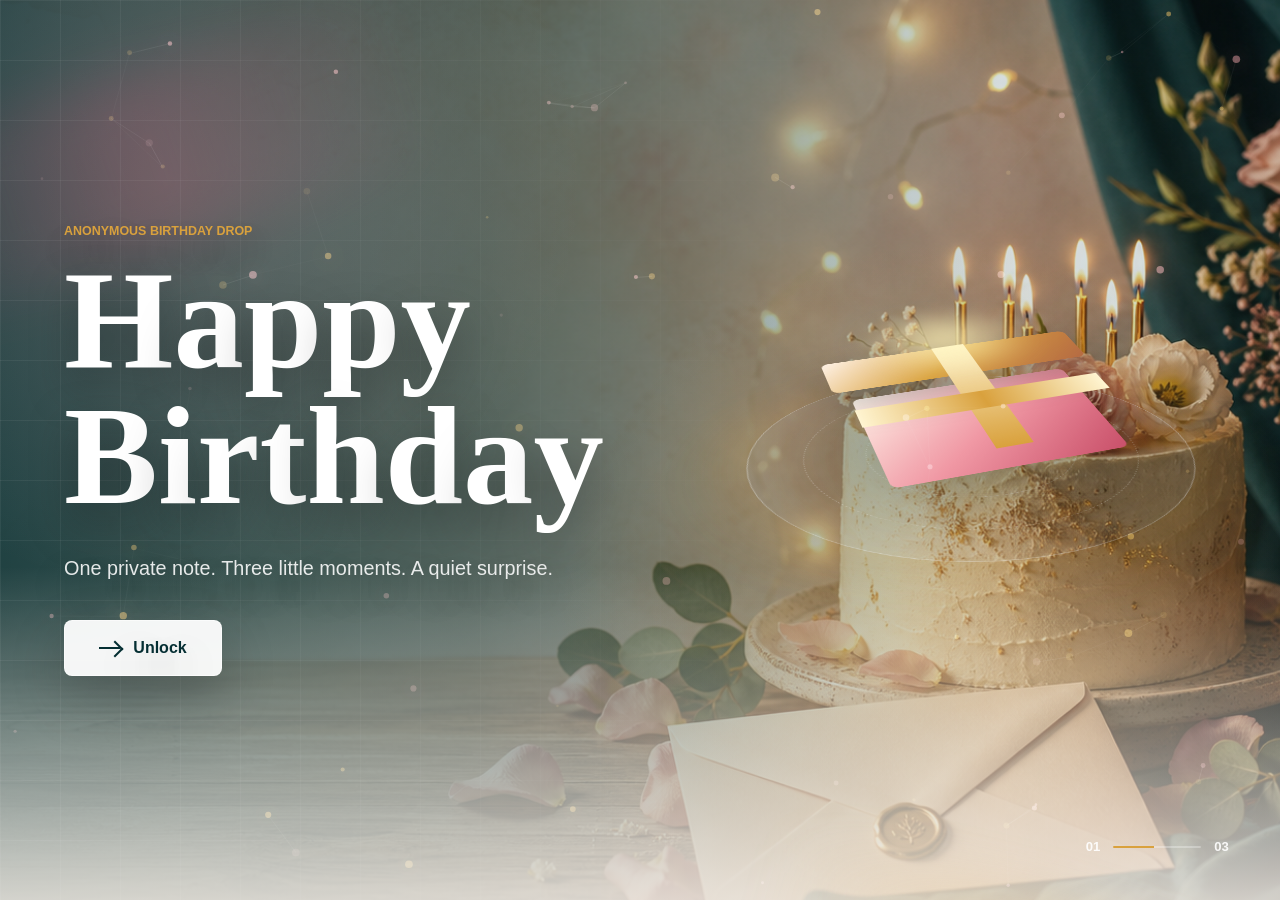
<file: index.html>
<!DOCTYPE html>
<html lang="en">
  <head>
    <meta charset="UTF-8" />
    <meta name="viewport" content="width=device-width, initial-scale=1.0" />
    <meta
      name="description"
      content="An anonymous birthday note with a private message."
    />
    <title>A Quiet Birthday Note</title>
    <link rel="preload" as="image" href="assets/birthday-note-background.png" />
    <link rel="stylesheet" href="styles.css?v=4" />
    <script defer src="script.js?v=4"></script>
  </head>
  <body class="landing-page">
    <canvas class="particle-canvas" data-particles aria-hidden="true"></canvas>
    <div class="page-transition" aria-hidden="true"></div>
    <div class="cursor-glow" aria-hidden="true"></div>
    <div class="confetti-layer" aria-hidden="true"></div>

    <main class="cinema scene-hero">
      <div class="hero-image" aria-hidden="true"></div>
      <div class="scan-lines" aria-hidden="true"></div>
      <div class="aurora aurora-one" aria-hidden="true"></div>
      <div class="aurora aurora-two" aria-hidden="true"></div>

      <section class="hero-copy" aria-labelledby="hero-title">
        <p class="eyebrow">Anonymous birthday drop</p>
        <h1 id="hero-title" class="kinetic-title">Happy Birthday</h1>
        <p class="hero-line">One private note. Three little moments. A quiet surprise.</p>

        <a class="primary-action magnetic" href="wish.html" data-transition-link>
          <span class="button-icon arrow-icon" aria-hidden="true"></span>
          <span>Unlock</span>
        </a>
      </section>

      <section class="gift-stage tilt-card" aria-label="Birthday surprise">
        <div class="holo-ring" aria-hidden="true"></div>
        <div class="gift-box" aria-hidden="true">
          <span class="gift-lid"></span>
          <span class="gift-body"></span>
          <span class="gift-ribbon-v"></span>
          <span class="gift-ribbon-h"></span>
          <span class="gift-light"></span>
        </div>
      </section>

      <div class="story-progress" aria-label="Page 1 of 3">
        <span>01</span>
        <span></span>
        <span>03</span>
      </div>
    </main>
  </body>
</html>
</file>
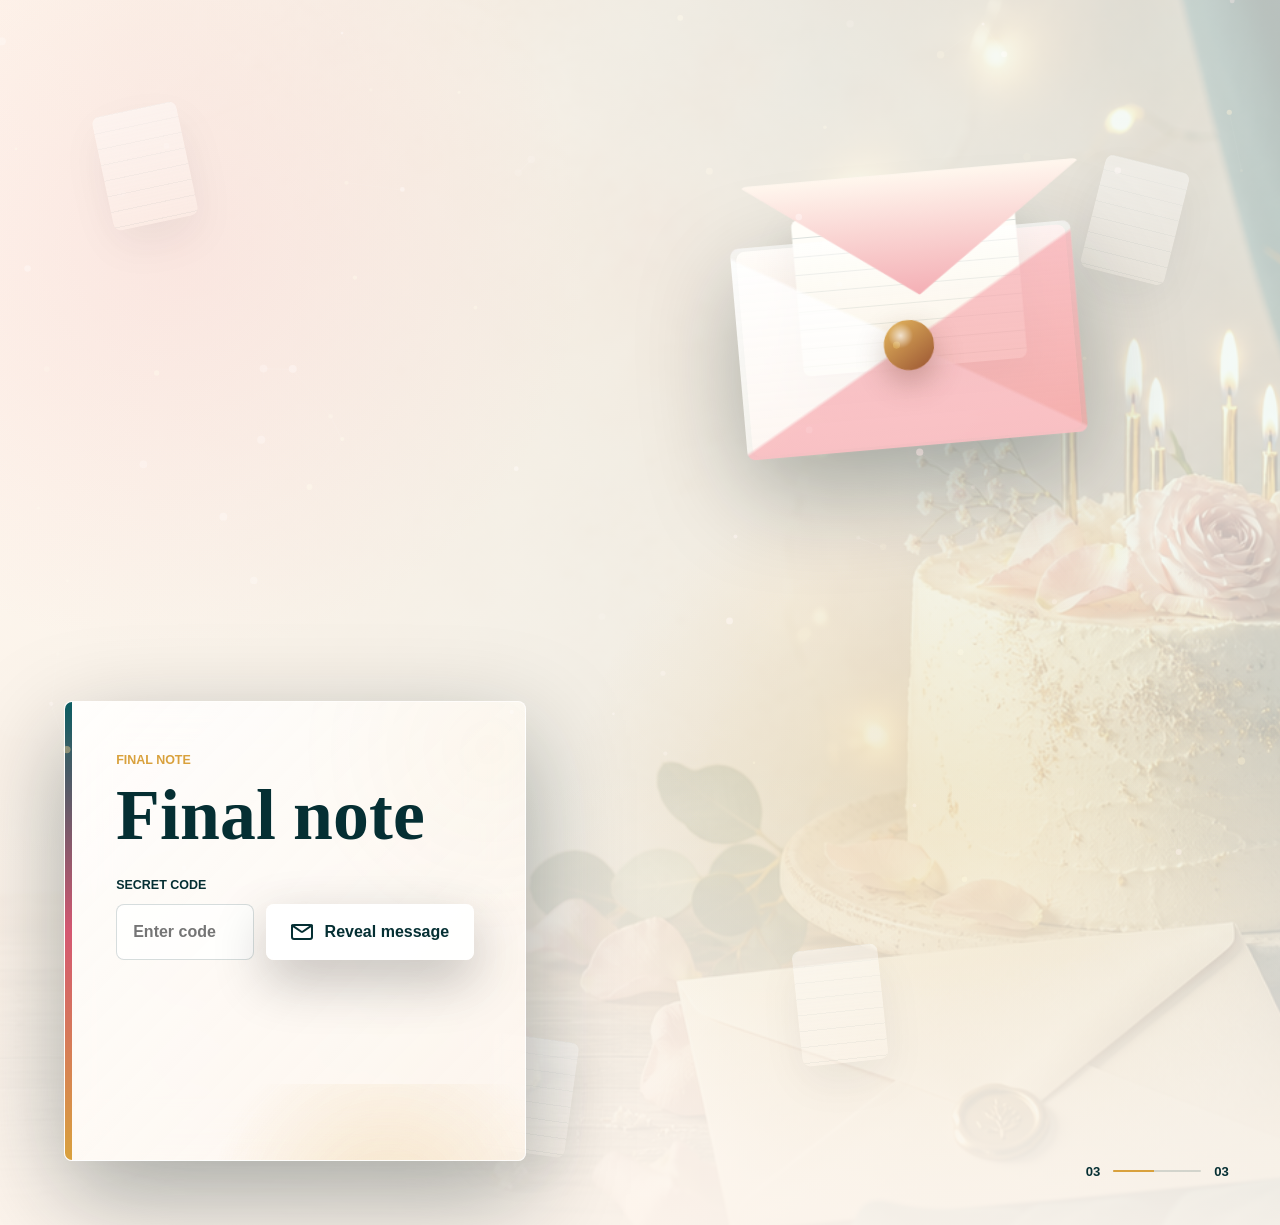
<file: note.html>
<!DOCTYPE html>
<html lang="en">
  <head>
    <meta charset="UTF-8" />
    <meta name="viewport" content="width=device-width, initial-scale=1.0" />
    <meta
      name="description"
      content="An anonymous birthday note with a private message."
    />
    <title>A Quiet Birthday Note</title>
    <link rel="preload" as="image" href="assets/birthday-note-background.png" />
    <link rel="stylesheet" href="styles.css?v=4" />
    <script defer src="script.js?v=4"></script>
  </head>
  <body class="note-page">
    <canvas class="particle-canvas" data-particles aria-hidden="true"></canvas>
    <div class="page-transition" aria-hidden="true"></div>
    <div class="cursor-glow" aria-hidden="true"></div>
    <div class="confetti-layer" aria-hidden="true"></div>

    <main class="cinema note-cinema">
      <div class="note-photo-bg" aria-hidden="true"></div>
      <div class="paper-rain" aria-hidden="true">
        <span></span>
        <span></span>
        <span></span>
        <span></span>
      </div>

      <section class="letter-stage tilt-card" aria-label="Final note">
        <div class="envelope-3d" aria-hidden="true">
          <span class="env-back"></span>
          <span class="env-letter"></span>
          <span class="env-front"></span>
          <span class="env-flap"></span>
          <span class="env-seal"></span>
        </div>
      </section>

      <article class="final-card" data-note-card aria-labelledby="message-title">
        <p class="eyebrow">Final note</p>
        <h1 id="message-title" class="kinetic-title">Final note</h1>
        <form class="code-gate" action="note.html" method="get" data-code-form>
          <label for="secret-code">Secret code</label>
          <div class="code-row">
            <input
              id="secret-code"
              name="secret-code"
              type="password"
              autocomplete="off"
              placeholder="Enter code"
              data-code-input
            />
            <button class="primary-action magnetic note-button" type="submit">
              <span class="button-icon envelope-icon" aria-hidden="true"></span>
              <span>Reveal message</span>
            </button>
          </div>
          <p class="code-feedback" data-code-feedback aria-live="polite"></p>
        </form>
        <div class="message-copy letter-message" data-message-panel>
          <p>Happiest birthday shona- I think phle wala khta to shona darling but ab ke liye  shona hi think h nd thank uhhh sooo much meri life me ane ke liye nd mujhe 10 month tk smbhalne ke liye ye friendship  main kbhi nhi bhul paunga nd apka tolerate level bhot acha h mujhe apne dikhaya ki ek waise insan se acha insan kaise bante h or har choti chije me khushi dena chahye wo koi pal ho ya koi lamha mujhe ab tk  smbhalne ke liye dil se sukriya or ye jo bhi wishes h ya jo bhi h wo sb humare bich me hi rhe pls sirf hum do ko pta ho terse ko nhi wo 3 persn ap ache se jante ho zyada nhi bolunga thank youhhh sooo har chije ke liye nd once again happy birthday shona sirf shona 😊</p>
        </div>
      </article>

      <div class="story-progress" aria-label="Page 3 of 3">
        <span>03</span>
        <span></span>
        <span>03</span>
      </div>
    </main>
  </body>
</html>
</file>
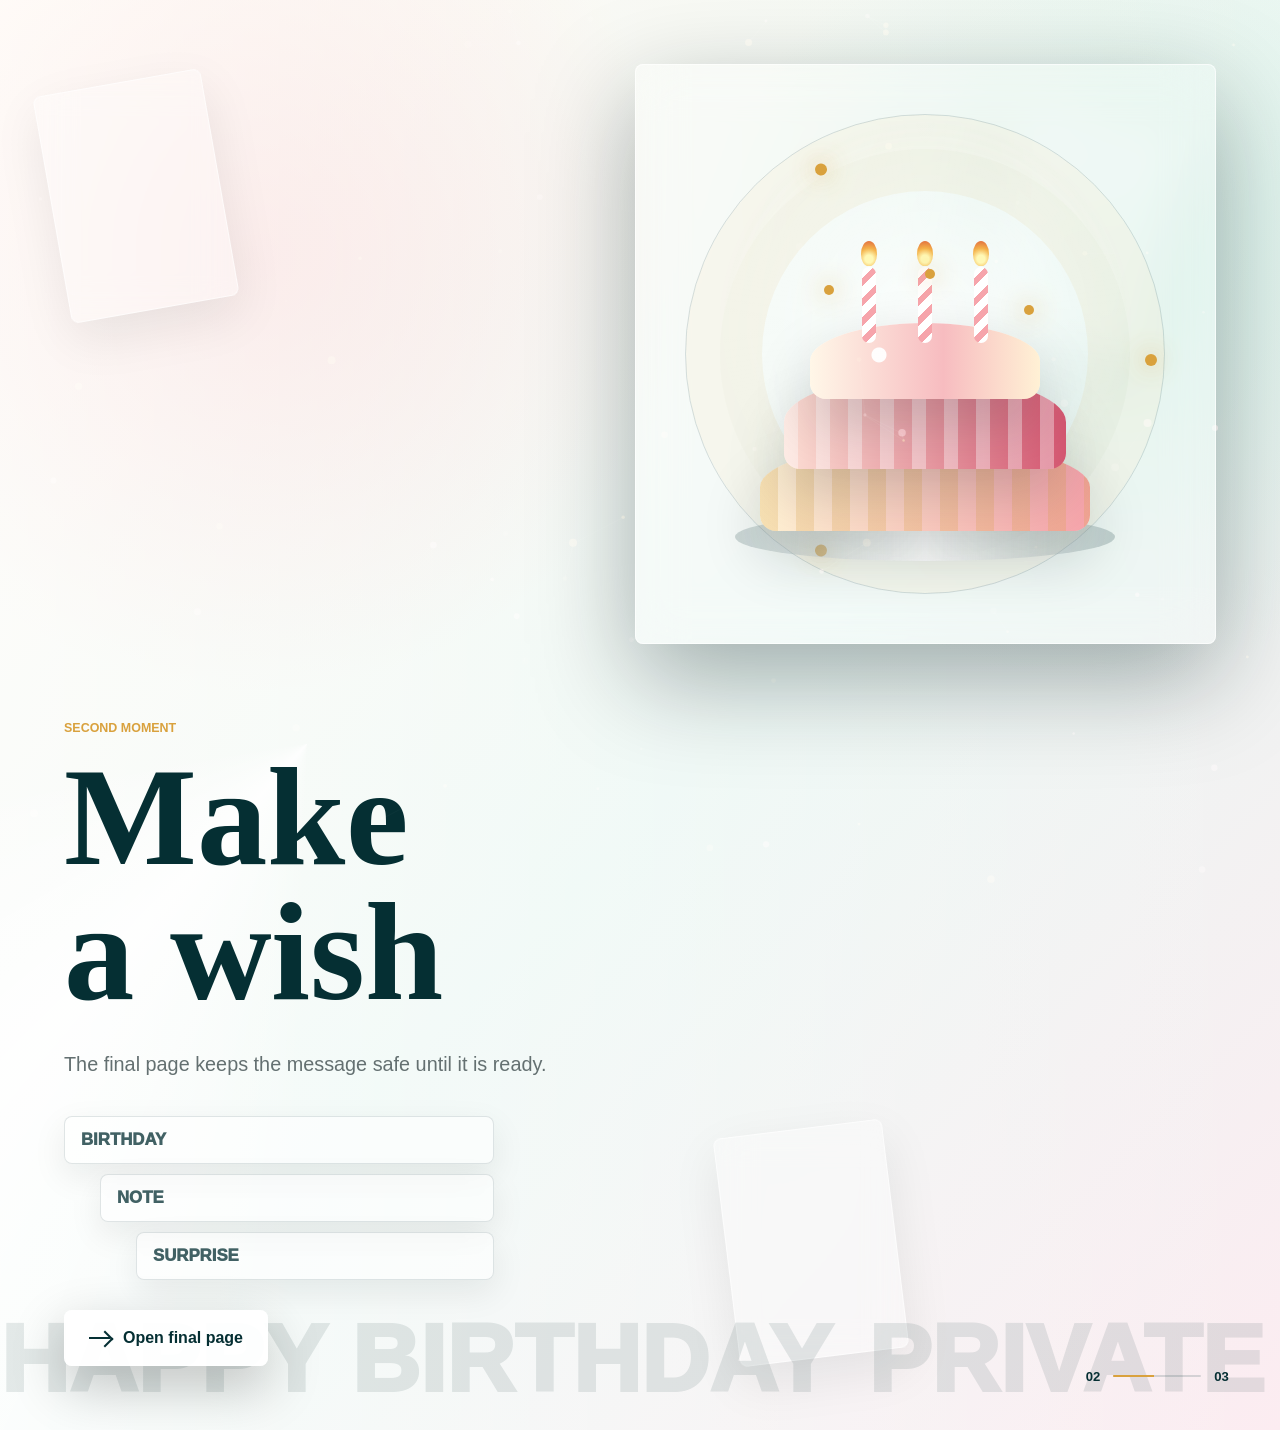
<file: wish.html>
<!DOCTYPE html>
<html lang="en">
  <head>
    <meta charset="UTF-8" />
    <meta name="viewport" content="width=device-width, initial-scale=1.0" />
    <meta
      name="description"
      content="An anonymous birthday note with a private message."
    />
    <title>A Quiet Birthday Note</title>
    <link rel="preload" as="image" href="assets/birthday-note-background.png" />
    <link rel="stylesheet" href="styles.css?v=4" />
    <script defer src="script.js?v=4"></script>
  </head>
  <body class="wish-page">
    <canvas class="particle-canvas" data-particles aria-hidden="true"></canvas>
    <div class="page-transition" aria-hidden="true"></div>
    <div class="cursor-glow" aria-hidden="true"></div>
    <div class="confetti-layer" aria-hidden="true"></div>

    <main class="cinema wish-cinema">
      <div class="wish-spotlight" aria-hidden="true"></div>
      <div class="floating-panels" aria-hidden="true">
        <span></span>
        <span></span>
        <span></span>
      </div>

      <section class="wish-stage tilt-card" data-confetti-card aria-label="Birthday cake">
        <div class="vinyl-ring" aria-hidden="true"></div>
        <div class="orbit-dots" aria-hidden="true">
          <span></span>
          <span></span>
          <span></span>
        </div>
        <div class="mega-cake" aria-hidden="true">
          <span class="cake-layer cake-layer-top"></span>
          <span class="cake-layer cake-layer-mid"></span>
          <span class="cake-layer cake-layer-bottom"></span>
          <span class="cake-plate"></span>
          <span class="cake-candle candle-one"></span>
          <span class="cake-candle candle-two"></span>
          <span class="cake-candle candle-three"></span>
          <span class="cake-spark spark-one"></span>
          <span class="cake-spark spark-two"></span>
          <span class="cake-spark spark-three"></span>
        </div>
      </section>

      <section class="wish-copy" aria-labelledby="wish-title">
        <p class="eyebrow">Second moment</p>
        <h1 id="wish-title" class="kinetic-title">Make a wish</h1>
        <p class="hero-line">The final page keeps the message safe until it is ready.</p>

        <div class="flip-strip" aria-hidden="true">
          <span>birthday</span>
          <span>note</span>
          <span>surprise</span>
        </div>

        <a class="primary-action magnetic" href="note.html" data-transition-link>
          <span class="button-icon arrow-icon" aria-hidden="true"></span>
          <span>Open final page</span>
        </a>
      </section>

      <div class="big-ticker" aria-hidden="true">
        <div>
          <span>Happy Birthday</span>
          <span>Private Note</span>
          <span>Surprise</span>
          <span>Quiet Moment</span>
          <span>Happy Birthday</span>
          <span>Private Note</span>
          <span>Surprise</span>
          <span>Quiet Moment</span>
        </div>
      </div>

      <div class="story-progress" aria-label="Page 2 of 3">
        <span>02</span>
        <span></span>
        <span>03</span>
      </div>
    </main>
  </body>
</html>
</file>
<file: styles.css>
:root {
  --ink: #14191b;
  --muted: #647071;
  --paper: #fff7ef;
  --paper-strong: #ffffff;
  --rose: #d45771;
  --petal: #f6a4ab;
  --teal: #0b5d62;
  --teal-dark: #052f33;
  --gold: #d9a13d;
  --mint: #bfeadb;
  --lilac: #b6a6d9;
  --glass: rgba(255, 255, 255, 0.16);
  --shadow: 0 34px 100px rgba(4, 24, 27, 0.34);
  --radius: 8px;
}

* {
  box-sizing: border-box;
}

html {
  scroll-behavior: smooth;
}

body {
  min-width: 320px;
  margin: 0;
  color: var(--ink);
  background: #fff7ef;
  font-family: Georgia, "Times New Roman", serif;
  overflow-x: hidden;
}

a {
  color: inherit;
  text-decoration: none;
}

button {
  font: inherit;
}

.cinema {
  position: relative;
  display: grid;
  min-height: 100vh;
  min-height: 100svh;
  isolation: isolate;
  overflow: hidden;
}

.particle-canvas {
  position: fixed;
  inset: 0;
  z-index: 4;
  width: 100%;
  height: 100%;
  pointer-events: none;
  mix-blend-mode: screen;
}

.cursor-glow {
  position: fixed;
  top: 0;
  left: 0;
  z-index: 6;
  width: 280px;
  height: 80px;
  background: linear-gradient(90deg, transparent, rgba(217, 161, 61, 0.24), transparent);
  opacity: 0;
  pointer-events: none;
  transform: translate3d(-140px, -40px, 0) rotate(-12deg);
  transition: opacity 180ms ease;
}

.confetti-layer {
  position: fixed;
  inset: 0;
  z-index: 10;
  overflow: hidden;
  pointer-events: none;
}

.confetti-piece {
  position: absolute;
  top: -30px;
  width: 10px;
  height: 16px;
  border-radius: 3px;
  opacity: 0;
  animation: confettiFall 2.8s cubic-bezier(0.18, 0.84, 0.28, 1) forwards;
}

.page-transition {
  position: fixed;
  inset: 0;
  z-index: 30;
  pointer-events: none;
  background:
    radial-gradient(circle at 50% 50%, rgba(217, 161, 61, 0.32), transparent 30%),
    var(--teal-dark);
  clip-path: circle(0% at 50% 50%);
}

body.is-leaving .page-transition {
  animation: portalClose 560ms cubic-bezier(0.76, 0, 0.24, 1) forwards;
}

body.is-ready .hero-copy,
body.is-ready .gift-stage,
body.is-ready .wish-stage,
body.is-ready .wish-copy,
body.is-ready .letter-stage,
body.is-ready .final-card {
  animation: sceneEnter 900ms cubic-bezier(0.18, 0.9, 0.18, 1) both;
}

.scene-hero {
  grid-template-columns: minmax(0, 1fr) minmax(340px, 0.82fr);
  gap: clamp(26px, 5vw, 78px);
  align-items: center;
  padding: clamp(24px, 5vw, 76px);
  color: var(--paper-strong);
  background: #061c20;
}

.hero-image {
  position: absolute;
  inset: 0;
  z-index: -4;
  background:
    linear-gradient(90deg, rgba(5, 47, 51, 0.9) 0%, rgba(5, 47, 51, 0.64) 38%, rgba(5, 47, 51, 0.16) 76%),
    url("assets/birthday-note-background.png") center / cover no-repeat;
  transform: scale(1.08);
  animation: slowZoom 18s ease-in-out infinite alternate;
}

.hero-image::after,
.note-photo-bg::after {
  position: absolute;
  inset: 0;
  content: "";
  background:
    linear-gradient(180deg, transparent 62%, rgba(255, 247, 239, 0.9) 100%),
    radial-gradient(circle at 16% 22%, rgba(246, 164, 171, 0.18), transparent 30vw),
    radial-gradient(circle at 72% 68%, rgba(217, 161, 61, 0.2), transparent 28vw);
}

.scan-lines {
  position: absolute;
  inset: 0;
  z-index: -1;
  pointer-events: none;
  background:
    linear-gradient(rgba(255, 255, 255, 0.06) 1px, transparent 1px),
    linear-gradient(90deg, rgba(255, 255, 255, 0.06) 1px, transparent 1px);
  background-size: 60px 60px;
  mask-image: linear-gradient(90deg, #000, transparent 72%);
  animation: gridSlide 18s linear infinite;
}

.aurora {
  position: absolute;
  z-index: -2;
  width: 46vmax;
  height: 14vmax;
  filter: blur(28px);
  opacity: 0.42;
  pointer-events: none;
  animation: auroraMove 11s ease-in-out infinite alternate;
}

.aurora-one {
  left: -12vmax;
  top: 8vh;
  background: linear-gradient(90deg, transparent, rgba(212, 87, 113, 0.54), transparent);
  transform: rotate(-18deg);
}

.aurora-two {
  right: -4vw;
  bottom: -14vmax;
  background: linear-gradient(90deg, transparent, rgba(217, 161, 61, 0.56), transparent);
  transform: rotate(16deg);
  animation-delay: -4s;
}

.hero-copy {
  position: relative;
  z-index: 2;
  width: min(680px, 100%);
  text-shadow: 0 18px 46px rgba(0, 0, 0, 0.35);
}

.eyebrow {
  margin: 0 0 14px;
  color: var(--gold);
  font-family: "Segoe UI", Arial, sans-serif;
  font-size: 0.78rem;
  font-weight: 900;
  letter-spacing: 0;
  text-transform: uppercase;
}

.kinetic-title {
  margin: 0;
  letter-spacing: 0;
  text-wrap: balance;
  overflow-wrap: normal;
  word-break: keep-all;
}

.kinetic-title .word {
  display: inline-flex;
  white-space: nowrap;
}

.kinetic-title .char {
  display: inline-block;
  opacity: 0;
  transform: translateY(42px) rotateX(70deg);
  animation: charRise 760ms cubic-bezier(0.2, 0.84, 0.18, 1) forwards;
  animation-delay: calc(var(--i) * 45ms + 160ms);
  transform-origin: 50% 85%;
}

.hero-copy h1,
.wish-copy h1,
.final-card h1 {
  font-size: clamp(4.1rem, 11vw, 10rem);
  line-height: 0.96;
}

.hero-copy h1 {
  max-width: 13ch;
}

.hero-line {
  width: min(560px, 100%);
  margin: 28px 0 34px;
  color: rgba(255, 255, 255, 0.88);
  font-family: "Segoe UI", Arial, sans-serif;
  font-size: clamp(1rem, 1.9vw, 1.24rem);
  line-height: 1.75;
}

.primary-action {
  position: relative;
  display: inline-flex;
  align-items: center;
  justify-content: center;
  gap: 12px;
  min-width: 158px;
  min-height: 56px;
  padding: 0 24px;
  border: 1px solid rgba(255, 255, 255, 0.48);
  border-radius: var(--radius);
  color: var(--teal-dark);
  background: rgba(255, 255, 255, 0.94);
  box-shadow: 0 20px 54px rgba(0, 0, 0, 0.24);
  cursor: pointer;
  font-family: "Segoe UI", Arial, sans-serif;
  font-weight: 900;
  overflow: hidden;
  transform-style: preserve-3d;
  transition: transform 180ms ease, box-shadow 180ms ease, background 180ms ease;
}

.primary-action::before {
  position: absolute;
  inset: 0;
  content: "";
  background:
    linear-gradient(120deg, transparent 30%, rgba(255, 255, 255, 0.85), transparent 68%);
  transform: translateX(-125%);
  transition: transform 700ms ease;
}

.primary-action:hover {
  background: #fff0e5;
  box-shadow: 0 28px 70px rgba(0, 0, 0, 0.3);
  transform: translateY(-3px);
}

.primary-action:hover::before {
  transform: translateX(125%);
}

.primary-action:focus-visible {
  outline: 3px solid var(--gold);
  outline-offset: 4px;
}

.primary-action span {
  position: relative;
  z-index: 1;
}

.button-icon {
  position: relative;
  width: 22px;
  height: 16px;
  flex: 0 0 auto;
}

.arrow-icon::before,
.arrow-icon::after {
  position: absolute;
  content: "";
  background: currentColor;
}

.arrow-icon::before {
  top: 7px;
  left: 0;
  width: 21px;
  height: 2px;
}

.arrow-icon::after {
  top: 3px;
  right: 0;
  width: 10px;
  height: 10px;
  border-top: 2px solid currentColor;
  border-right: 2px solid currentColor;
  background: transparent;
  transform: rotate(45deg);
}

.envelope-icon {
  border: 2px solid currentColor;
  border-radius: 3px;
}

.envelope-icon::before,
.envelope-icon::after {
  position: absolute;
  top: -2px;
  width: 13px;
  height: 13px;
  border-top: 2px solid currentColor;
  content: "";
}

.envelope-icon::before {
  left: -1px;
  transform: rotate(35deg);
  transform-origin: top left;
}

.envelope-icon::after {
  right: -1px;
  transform: rotate(-35deg);
  transform-origin: top right;
}

.gift-stage {
  position: relative;
  z-index: 2;
  display: grid;
  min-height: min(560px, 72vh);
  place-items: center;
  perspective: 1000px;
  transform-style: preserve-3d;
}

.holo-ring {
  position: absolute;
  width: min(440px, 82vw);
  aspect-ratio: 1;
  border: 1px solid rgba(255, 255, 255, 0.38);
  border-radius: 50%;
  box-shadow:
    inset 0 0 80px rgba(255, 255, 255, 0.12),
    0 0 90px rgba(217, 161, 61, 0.22);
  transform: rotateX(66deg);
  animation: ringPulse 3.6s ease-in-out infinite;
}

.holo-ring::before,
.holo-ring::after {
  position: absolute;
  inset: 12%;
  border: 1px dashed rgba(255, 255, 255, 0.28);
  border-radius: inherit;
  content: "";
  animation: ringSpin 12s linear infinite;
}

.holo-ring::after {
  inset: 26%;
  animation-direction: reverse;
  animation-duration: 8s;
}

.gift-box {
  position: relative;
  width: min(300px, 66vw);
  height: 290px;
  transform: rotateX(58deg) rotateZ(-18deg) translateZ(12px);
  transform-style: preserve-3d;
  animation: giftHover 4.4s ease-in-out infinite;
}

.gift-lid,
.gift-body,
.gift-ribbon-v,
.gift-ribbon-h,
.gift-light {
  position: absolute;
  left: 50%;
  transform-style: preserve-3d;
}

.gift-body {
  bottom: 22px;
  width: 220px;
  height: 160px;
  border-radius: var(--radius);
  background:
    linear-gradient(135deg, #fff7ec, #f098a4 52%, #c94f69),
    linear-gradient(90deg, transparent 45%, rgba(255, 255, 255, 0.7) 45% 55%, transparent 55%);
  box-shadow: var(--shadow);
  transform: translateX(-50%) translateZ(44px);
}

.gift-lid {
  bottom: 168px;
  width: 260px;
  height: 62px;
  border-radius: var(--radius);
  background: linear-gradient(135deg, #fff2e7, #d9a13d 48%, #b56a43);
  box-shadow: 0 24px 60px rgba(4, 24, 27, 0.3);
  transform: translateX(-50%) translateZ(62px);
  animation: lidPeek 2.8s ease-in-out infinite;
}

.gift-ribbon-v {
  bottom: 22px;
  width: 34px;
  height: 202px;
  background: linear-gradient(180deg, #fff5d2, #d9a13d);
  transform: translateX(-50%) translateZ(66px);
}

.gift-ribbon-h {
  bottom: 88px;
  width: 238px;
  height: 32px;
  background: linear-gradient(90deg, #fff5d2, #d9a13d, #fff5d2);
  transform: translateX(-50%) translateZ(68px);
}

.gift-light {
  bottom: 162px;
  width: 220px;
  height: 130px;
  border-radius: 50%;
  background: radial-gradient(circle, rgba(255, 245, 186, 0.86), transparent 68%);
  filter: blur(18px);
  transform: translateX(-50%) translateZ(72px);
  animation: giftGlow 1.8s ease-in-out infinite alternate;
}

.story-progress {
  position: absolute;
  right: clamp(18px, 4vw, 56px);
  bottom: clamp(18px, 4vw, 46px);
  z-index: 9;
  display: inline-grid;
  grid-template-columns: auto 88px auto;
  gap: 13px;
  align-items: center;
  color: rgba(255, 255, 255, 0.9);
  font-family: "Segoe UI", Arial, sans-serif;
  font-size: 0.82rem;
  font-weight: 900;
}

.wish-page .story-progress,
.note-page .story-progress {
  color: var(--teal-dark);
}

.story-progress span:nth-child(2) {
  height: 2px;
  overflow: hidden;
  border-radius: 999px;
  background: rgba(255, 255, 255, 0.28);
}

.wish-page .story-progress span:nth-child(2),
.note-page .story-progress span:nth-child(2) {
  background: rgba(5, 47, 51, 0.15);
}

.story-progress span:nth-child(2)::before {
  display: block;
  width: 46%;
  height: 100%;
  content: "";
  background: var(--gold);
  animation: progressSweep 2.2s ease-in-out infinite;
}

.wish-cinema {
  grid-template-columns: minmax(280px, 0.92fr) minmax(0, 1.08fr);
  gap: clamp(28px, 6vw, 78px);
  align-items: center;
  padding: clamp(26px, 5vw, 76px);
  background:
    radial-gradient(circle at 20% 18%, rgba(246, 164, 171, 0.36), transparent 34vw),
    radial-gradient(circle at 86% 20%, rgba(191, 234, 219, 0.42), transparent 31vw),
    linear-gradient(135deg, #fff8ee 0%, #eaf7f3 54%, #fcecf1 100%);
}

.wish-spotlight {
  position: absolute;
  inset: 0;
  z-index: -3;
  pointer-events: none;
  background:
    conic-gradient(from 180deg at 24% 52%, transparent 0deg, rgba(255, 255, 255, 0.88) 42deg, transparent 84deg),
    linear-gradient(90deg, rgba(255, 255, 255, 0.64), transparent);
  animation: spotlightMove 8s ease-in-out infinite alternate;
}

.floating-panels span {
  position: absolute;
  z-index: -1;
  width: 170px;
  height: 230px;
  border: 1px solid rgba(255, 255, 255, 0.6);
  border-radius: var(--radius);
  background: rgba(255, 255, 255, 0.28);
  box-shadow: 0 18px 50px rgba(4, 24, 27, 0.08);
  backdrop-filter: blur(20px);
  transform: rotate(var(--r));
  animation: panelFloat 6s ease-in-out infinite;
}

.floating-panels span:nth-child(1) {
  left: 4vw;
  top: 9vh;
  --r: -10deg;
}

.floating-panels span:nth-child(2) {
  right: 9vw;
  top: 13vh;
  --r: 12deg;
  animation-delay: -2s;
}

.floating-panels span:nth-child(3) {
  right: 30vw;
  bottom: 8vh;
  --r: -7deg;
  animation-delay: -4s;
}

.wish-stage {
  position: relative;
  z-index: 2;
  display: grid;
  min-height: min(580px, 76vh);
  place-items: center;
  border: 1px solid rgba(255, 255, 255, 0.64);
  border-radius: var(--radius);
  background:
    radial-gradient(circle at 50% 45%, rgba(255, 255, 255, 0.8), transparent 48%),
    rgba(255, 255, 255, 0.22);
  box-shadow: var(--shadow);
  overflow: hidden;
  perspective: 900px;
  backdrop-filter: blur(24px);
}

.vinyl-ring {
  position: absolute;
  width: min(480px, 84vw);
  aspect-ratio: 1;
  border: 1px solid rgba(5, 47, 51, 0.14);
  border-radius: 50%;
  box-shadow:
    inset 0 0 0 34px rgba(255, 255, 255, 0.16),
    inset 0 0 0 76px rgba(217, 161, 61, 0.08);
  animation: ringSpin 18s linear infinite;
}

.orbit-dots span {
  position: absolute;
  top: 50%;
  left: 50%;
  width: 12px;
  height: 12px;
  border-radius: 50%;
  background: var(--gold);
  box-shadow: 0 0 24px rgba(217, 161, 61, 0.8);
  transform: rotate(var(--a)) translateX(220px);
  animation: dotOrbit 8s linear infinite;
}

.orbit-dots span:nth-child(1) {
  --a: 0deg;
}

.orbit-dots span:nth-child(2) {
  --a: 120deg;
  animation-delay: -2.6s;
}

.orbit-dots span:nth-child(3) {
  --a: 240deg;
  animation-delay: -5.2s;
}

.mega-cake {
  position: relative;
  width: min(390px, 76vw);
  height: 330px;
  transform-style: preserve-3d;
  animation: cakeHover 4.2s ease-in-out infinite;
}

.cake-layer,
.cake-plate {
  position: absolute;
  left: 50%;
  transform: translateX(-50%);
}

.cake-layer {
  border-radius: 50% 50% 16px 16px;
  box-shadow: 0 24px 60px rgba(4, 24, 27, 0.18);
}

.cake-layer-top {
  top: 72px;
  z-index: 3;
  width: 230px;
  height: 76px;
  background:
    radial-gradient(circle at 30% 42%, rgba(255, 255, 255, 0.95) 0 7px, transparent 8px),
    linear-gradient(90deg, #fff7e8, #f7bcc0 58%, #fff1d5);
}

.cake-layer-mid {
  top: 124px;
  z-index: 2;
  width: 282px;
  height: 94px;
  background:
    repeating-linear-gradient(90deg, rgba(255, 255, 255, 0.38) 0 14px, transparent 14px 32px),
    linear-gradient(90deg, #fddfd5, #d45771);
}

.cake-layer-bottom {
  top: 192px;
  z-index: 1;
  width: 330px;
  height: 88px;
  background:
    repeating-linear-gradient(90deg, rgba(217, 161, 61, 0.22) 0 18px, transparent 18px 36px),
    linear-gradient(90deg, #fff2d4, #f6a4ab);
}

.cake-plate {
  top: 262px;
  width: 380px;
  height: 48px;
  border-radius: 50%;
  background: linear-gradient(90deg, rgba(5, 47, 51, 0.18), rgba(255, 255, 255, 0.9), rgba(5, 47, 51, 0.2));
}

.cake-candle {
  position: absolute;
  top: 16px;
  z-index: 4;
  width: 14px;
  height: 76px;
  border-radius: 8px;
  background: repeating-linear-gradient(135deg, #ffffff 0 8px, var(--petal) 8px 14px);
}

.cake-candle::before {
  position: absolute;
  top: -26px;
  left: 50%;
  width: 16px;
  height: 25px;
  border-radius: 50% 50% 46% 46%;
  content: "";
  background: radial-gradient(circle at 50% 72%, #fff8b5 0 20%, #f4b24a 54%, #df653e 100%);
  transform: translateX(-50%);
  transform-origin: 50% 100%;
  animation: flame 1.1s ease-in-out infinite alternate;
}

.candle-one {
  left: 132px;
}

.candle-two {
  left: 188px;
  animation-delay: -0.2s;
}

.candle-three {
  left: 244px;
  animation-delay: -0.4s;
}

.cake-spark {
  position: absolute;
  z-index: 5;
  width: 10px;
  height: 10px;
  border-radius: 50%;
  background: var(--gold);
  box-shadow: 0 0 26px rgba(217, 161, 61, 0.94);
  animation: sparkPop 1.7s ease-in-out infinite;
}

.spark-one {
  top: 34px;
  left: 94px;
}

.spark-two {
  top: 54px;
  right: 86px;
  animation-delay: -0.6s;
}

.spark-three {
  top: 18px;
  left: 50%;
  animation-delay: -1.1s;
}

.wish-copy {
  position: relative;
  z-index: 3;
  color: var(--teal-dark);
}

.wish-copy h1 {
  max-width: 11ch;
}

.wish-copy .hero-line {
  color: var(--muted);
}

.flip-strip {
  display: grid;
  width: min(430px, 100%);
  gap: 10px;
  margin: 0 0 30px;
  font-family: "Segoe UI", Arial, sans-serif;
  font-size: clamp(0.88rem, 1.8vw, 1.05rem);
  font-weight: 950;
  text-transform: uppercase;
}

.flip-strip span {
  display: block;
  padding: 13px 16px;
  border: 1px solid rgba(5, 47, 51, 0.12);
  border-radius: var(--radius);
  color: rgba(5, 47, 51, 0.76);
  background: rgba(255, 255, 255, 0.58);
  box-shadow: 0 12px 34px rgba(4, 24, 27, 0.08);
  backdrop-filter: blur(18px);
  transform-origin: left center;
  animation: stripFlip 4.8s ease-in-out infinite;
}

.flip-strip span:nth-child(2) {
  margin-left: 36px;
  animation-delay: -1.2s;
}

.flip-strip span:nth-child(3) {
  margin-left: 72px;
  animation-delay: -2.4s;
}

.big-ticker {
  position: absolute;
  right: 0;
  bottom: 16px;
  left: 0;
  z-index: 0;
  overflow: hidden;
  color: rgba(5, 47, 51, 0.1);
  font-family: "Segoe UI", Arial, sans-serif;
  font-size: clamp(2.2rem, 7.4vw, 7rem);
  font-weight: 950;
  text-transform: uppercase;
  white-space: nowrap;
}

.big-ticker div {
  display: flex;
  width: max-content;
  gap: 36px;
  animation: tickerMove 24s linear infinite;
}

.note-cinema {
  grid-template-columns: minmax(260px, 0.86fr) minmax(0, 1.14fr);
  gap: clamp(28px, 6vw, 78px);
  align-items: center;
  padding: clamp(26px, 5vw, 76px);
}

.note-photo-bg {
  position: absolute;
  inset: 0;
  z-index: -4;
  background:
    linear-gradient(100deg, rgba(255, 247, 239, 0.94), rgba(237, 249, 245, 0.72)),
    url("assets/birthday-note-background.png") center / cover no-repeat;
  filter: saturate(1.03);
  transform: scale(1.06);
}

.paper-rain span {
  position: absolute;
  z-index: 0;
  width: 86px;
  height: 116px;
  border-radius: var(--radius);
  background:
    linear-gradient(180deg, rgba(255, 255, 255, 0.72), rgba(255, 247, 239, 0.42)),
    repeating-linear-gradient(180deg, rgba(5, 47, 51, 0.12) 0 1px, transparent 1px 16px);
  box-shadow: 0 18px 46px rgba(4, 24, 27, 0.1);
  opacity: 0.58;
  animation: paperFloat 7s ease-in-out infinite;
}

.paper-rain span:nth-child(1) {
  left: 8vw;
  top: 12vh;
  transform: rotate(-12deg);
}

.paper-rain span:nth-child(2) {
  right: 8vw;
  top: 18vh;
  transform: rotate(14deg);
  animation-delay: -2s;
}

.paper-rain span:nth-child(3) {
  left: 38vw;
  bottom: 8vh;
  transform: rotate(8deg);
  animation-delay: -4s;
}

.paper-rain span:nth-child(4) {
  right: 31vw;
  bottom: 18vh;
  transform: rotate(-6deg);
  animation-delay: -5s;
}

.letter-stage {
  position: relative;
  z-index: 2;
  display: grid;
  min-height: min(560px, 74vh);
  place-items: center;
  perspective: 1000px;
}

.envelope-3d {
  position: relative;
  width: min(390px, 82vw);
  height: 286px;
  transform-style: preserve-3d;
  animation: envelopeDrift 4.6s ease-in-out infinite;
}

.env-back,
.env-front,
.env-flap,
.env-letter,
.env-seal {
  position: absolute;
  left: 50%;
  transform-style: preserve-3d;
}

.env-back {
  bottom: 44px;
  width: 330px;
  height: 205px;
  border-radius: var(--radius);
  background: linear-gradient(145deg, #fffaf2, #f7c6c8);
  box-shadow: var(--shadow);
  transform: translateX(-50%) rotateZ(-5deg);
}

.env-front {
  bottom: 44px;
  width: 330px;
  height: 205px;
  border-radius: var(--radius);
  background:
    linear-gradient(150deg, transparent 50%, rgba(246, 164, 171, 0.64) 51%),
    linear-gradient(210deg, transparent 50%, rgba(255, 255, 255, 0.78) 51%),
    linear-gradient(180deg, rgba(255, 255, 255, 0.6), rgba(217, 161, 61, 0.18));
  transform: translateX(-50%) rotateZ(-5deg) translateZ(34px);
}

.env-flap {
  bottom: 190px;
  width: 330px;
  height: 118px;
  clip-path: polygon(0 0, 50% 100%, 100% 0);
  border-radius: var(--radius);
  background: linear-gradient(180deg, #fff7ee, #f4afb5);
  transform: translateX(-50%) rotateZ(-5deg) rotateX(0deg) translateZ(38px);
  transform-origin: top center;
  animation: flapOpen 4.6s ease-in-out infinite;
}

.env-letter {
  bottom: 120px;
  width: 220px;
  height: 154px;
  border-radius: var(--radius);
  background:
    repeating-linear-gradient(180deg, rgba(5, 47, 51, 0.14) 0 1px, transparent 1px 18px),
    #fffef9;
  box-shadow: 0 16px 42px rgba(4, 24, 27, 0.12);
  transform: translateX(-50%) rotateZ(-5deg) translateZ(20px);
  animation: letterPeek 4.6s ease-in-out infinite;
}

.env-seal {
  bottom: 118px;
  width: 48px;
  height: 48px;
  border-radius: 50%;
  background:
    radial-gradient(circle at 35% 30%, rgba(255, 255, 255, 0.72), transparent 26%),
    linear-gradient(145deg, #e5b85f, #9a5432);
  box-shadow: 0 12px 28px rgba(89, 46, 25, 0.3);
  transform: translateX(-50%) rotateZ(-5deg) translateZ(48px);
}

.final-card {
  position: relative;
  z-index: 3;
  min-height: 460px;
  padding: clamp(28px, 4vw, 56px);
  border: 1px solid rgba(255, 255, 255, 0.72);
  border-radius: var(--radius);
  background:
    linear-gradient(135deg, rgba(255, 255, 255, 0.86), rgba(255, 247, 239, 0.74)),
    radial-gradient(circle at 92% 10%, rgba(217, 161, 61, 0.2), transparent 32%);
  box-shadow: var(--shadow);
  backdrop-filter: blur(26px);
  overflow: hidden;
  transform-style: preserve-3d;
}

.final-card::before {
  position: absolute;
  top: 0;
  left: 0;
  width: 7px;
  height: 100%;
  content: "";
  background: linear-gradient(180deg, var(--teal), var(--rose), var(--gold));
}

.final-card::after {
  position: absolute;
  inset: auto -20% -38% 20%;
  height: 250px;
  content: "";
  background: radial-gradient(circle, rgba(217, 161, 61, 0.22), transparent 68%);
  pointer-events: none;
}

.final-card h1 {
  max-width: 12ch;
  color: var(--teal-dark);
  font-size: clamp(2.4rem, 5.6vw, 5.4rem);
}

.code-gate {
  display: grid;
  gap: 12px;
  margin-top: 28px;
  font-family: "Segoe UI", Arial, sans-serif;
}

.code-gate label {
  color: var(--teal-dark);
  font-size: 0.78rem;
  font-weight: 900;
  text-transform: uppercase;
}

.code-row {
  display: grid;
  grid-template-columns: minmax(0, 1fr) auto;
  gap: 12px;
  align-items: center;
}

.code-row input {
  width: 100%;
  min-height: 56px;
  border: 1px solid rgba(5, 47, 51, 0.16);
  border-radius: var(--radius);
  padding: 0 16px;
  color: var(--teal-dark);
  background: rgba(255, 255, 255, 0.74);
  box-shadow: inset 0 0 0 1px rgba(255, 255, 255, 0.36);
  font: inherit;
  font-weight: 800;
  outline: none;
  transition: border-color 180ms ease, box-shadow 180ms ease, transform 180ms ease;
}

.code-row input:focus {
  border-color: rgba(217, 161, 61, 0.86);
  box-shadow: 0 0 0 4px rgba(217, 161, 61, 0.16);
}

.code-row .note-button {
  margin-top: 0;
  white-space: nowrap;
}

.code-feedback {
  min-height: 22px;
  margin: 0;
  color: var(--rose);
  font-size: 0.92rem;
  font-weight: 800;
}

.code-gate.is-wrong {
  animation: codeShake 240ms ease-in-out;
}

.final-card.is-open .code-gate {
  display: none;
}

.message-copy {
  display: grid;
  gap: 18px;
  max-height: 0;
  margin-top: 0;
  color: var(--muted);
  font-family: "Segoe UI", Arial, sans-serif;
  font-size: clamp(1rem, 1.8vw, 1.15rem);
  line-height: 1.8;
  opacity: 0;
  overflow: hidden;
  filter: blur(10px);
  pointer-events: none;
  transform: translateY(18px) scale(0.98);
  transition: max-height 620ms ease, margin 420ms ease, opacity 520ms ease, filter 520ms ease, transform 520ms ease;
}

.letter-message {
  position: relative;
  max-width: 68ch;
  padding: clamp(18px, 3vw, 28px);
  border: 1px solid rgba(217, 161, 61, 0.28);
  border-radius: var(--radius);
  color: #203134;
  background:
    linear-gradient(135deg, rgba(255, 255, 255, 0.68), rgba(255, 247, 239, 0.58)),
    repeating-linear-gradient(180deg, transparent 0 31px, rgba(217, 161, 61, 0.14) 31px 32px);
  box-shadow:
    inset 0 0 0 1px rgba(255, 255, 255, 0.48),
    0 18px 48px rgba(4, 24, 27, 0.08);
  font-size: clamp(1.02rem, 1.55vw, 1.22rem);
  font-weight: 750;
  line-height: 1.95;
  white-space: pre-wrap;
}

.letter-message::before {
  position: absolute;
  inset: 10px;
  border: 1px solid rgba(212, 87, 113, 0.18);
  border-radius: calc(var(--radius) - 2px);
  content: "";
  pointer-events: none;
}

.letter-message p::first-letter {
  float: left;
  margin: 10px 10px 0 0;
  color: var(--rose);
  font-family: Georgia, "Times New Roman", serif;
  font-size: clamp(3.8rem, 8vw, 6rem);
  font-weight: 900;
  line-height: 0.78;
}

.message-copy p {
  margin: 0;
}

.final-card.is-open .message-copy {
  max-height: 980px;
  margin-top: 28px;
  opacity: 1;
  filter: blur(0);
  pointer-events: auto;
  transform: translateY(0) scale(1);
}

.note-button {
  margin-top: 32px;
}

@keyframes sceneEnter {
  from {
    opacity: 0;
    transform: translateY(42px) scale(0.97);
  }

  to {
    opacity: 1;
    transform: translateY(0) scale(1);
  }
}

@keyframes charRise {
  to {
    opacity: 1;
    transform: translateY(0) rotateX(0deg);
  }
}

@keyframes codeShake {
  0%,
  100% {
    transform: translateX(0);
  }

  33% {
    transform: translateX(-7px);
  }

  66% {
    transform: translateX(7px);
  }
}

@keyframes slowZoom {
  from {
    transform: scale(1.08) translate3d(0, 0, 0);
  }

  to {
    transform: scale(1.16) translate3d(-1.5vw, -1vh, 0);
  }
}

@keyframes gridSlide {
  to {
    background-position: 120px 120px;
  }
}

@keyframes auroraMove {
  to {
    translate: 44px -32px;
    scale: 1.08;
  }
}

@keyframes ringPulse {
  0%,
  100% {
    opacity: 0.64;
    transform: rotateX(66deg) scale(0.94);
  }

  50% {
    opacity: 1;
    transform: rotateX(66deg) scale(1.08);
  }
}

@keyframes ringSpin {
  to {
    transform: rotate(360deg);
  }
}

@keyframes giftHover {
  0%,
  100% {
    transform: rotateX(58deg) rotateZ(-18deg) translate3d(0, 0, 12px);
  }

  50% {
    transform: rotateX(58deg) rotateZ(-12deg) translate3d(0, -22px, 12px);
  }
}

@keyframes lidPeek {
  0%,
  100% {
    transform: translateX(-50%) translateZ(62px) rotateX(0deg);
  }

  48%,
  62% {
    transform: translateX(-50%) translateZ(88px) rotateX(-12deg);
  }
}

@keyframes giftGlow {
  to {
    opacity: 0.42;
    transform: translateX(-50%) translateZ(72px) scale(1.3);
  }
}

@keyframes progressSweep {
  0%,
  100% {
    transform: translateX(-30%);
  }

  50% {
    transform: translateX(120%);
  }
}

@keyframes spotlightMove {
  to {
    transform: translateX(8vw) rotate(8deg);
  }
}

@keyframes panelFloat {
  0%,
  100% {
    transform: translateY(0) rotate(var(--r));
  }

  50% {
    transform: translateY(-24px) rotate(calc(var(--r) * -1));
  }
}

@keyframes dotOrbit {
  to {
    transform: rotate(calc(var(--a) + 360deg)) translateX(220px);
  }
}

@keyframes cakeHover {
  0%,
  100% {
    transform: translate3d(0, 0, 30px) rotate(-1deg);
  }

  50% {
    transform: translate3d(0, -18px, 30px) rotate(1.4deg);
  }
}

@keyframes flame {
  from {
    transform: translateX(-50%) rotate(-5deg) scaleY(0.9);
  }

  to {
    transform: translateX(-50%) rotate(6deg) scaleY(1.12);
  }
}

@keyframes sparkPop {
  0%,
  100% {
    opacity: 0.1;
    transform: scale(0.4);
  }

  52% {
    opacity: 1;
    transform: scale(1.35);
  }
}

@keyframes stripFlip {
  0%,
  100% {
    transform: rotateY(0deg) translateX(0);
  }

  50% {
    transform: rotateY(-12deg) translateX(16px);
  }
}

@keyframes tickerMove {
  to {
    transform: translateX(-50%);
  }
}

@keyframes paperFloat {
  0%,
  100% {
    translate: 0 0;
  }

  50% {
    translate: 0 -24px;
  }
}

@keyframes envelopeDrift {
  0%,
  100% {
    transform: translateY(0) rotateY(-7deg);
  }

  50% {
    transform: translateY(-20px) rotateY(7deg);
  }
}

@keyframes flapOpen {
  0%,
  100% {
    transform: translateX(-50%) rotateZ(-5deg) rotateX(0deg) translateZ(38px);
  }

  45%,
  62% {
    transform: translateX(-50%) rotateZ(-5deg) rotateX(42deg) translateZ(38px);
  }
}

@keyframes letterPeek {
  0%,
  100% {
    transform: translateX(-50%) rotateZ(-5deg) translateY(0) translateZ(20px);
  }

  45%,
  62% {
    transform: translateX(-50%) rotateZ(-5deg) translateY(-48px) translateZ(20px);
  }
}

@keyframes confettiFall {
  0% {
    opacity: 1;
    transform: translate3d(0, 0, 0) rotate(0deg);
  }

  100% {
    opacity: 0;
    transform: translate3d(var(--drift), 112vh, 0) rotate(760deg);
  }
}

@keyframes portalClose {
  to {
    clip-path: circle(150% at 50% 50%);
  }
}

@media (max-width: 940px) {
  .scene-hero,
  .wish-cinema,
  .note-cinema {
    grid-template-columns: 1fr;
    gap: 20px;
    padding: 24px 18px 86px;
  }

  .scene-hero {
    align-items: end;
  }

  .gift-stage,
  .wish-stage,
  .letter-stage {
    min-height: 340px;
  }

  .gift-stage {
    order: -1;
  }

  .hero-copy h1,
  .wish-copy h1 {
    font-size: clamp(3.4rem, 15vw, 6.3rem);
  }

  .final-card h1 {
    font-size: clamp(2.5rem, 12vw, 4.7rem);
  }

  .flip-strip span:nth-child(2),
  .flip-strip span:nth-child(3) {
    margin-left: 0;
  }

  .big-ticker {
    bottom: 54px;
  }
}

@media (max-width: 560px) {
  .hero-line {
    margin: 20px 0 26px;
  }

  .primary-action {
    width: 100%;
  }

  .story-progress {
    right: 18px;
    left: 18px;
    grid-template-columns: auto 1fr auto;
  }

  .gift-box {
    transform: scale(0.86) rotateX(58deg) rotateZ(-18deg);
  }

  .mega-cake {
    transform: scale(0.82);
  }

  .envelope-3d {
    transform: scale(0.88);
  }

  .final-card {
    min-height: 390px;
    padding: 28px 22px;
  }

  .code-row {
    grid-template-columns: 1fr;
  }

  .code-row .note-button {
    width: 100%;
  }

  .letter-message {
    max-height: 58vh;
    overflow-y: auto;
  }

  .final-card.is-open .letter-message {
    max-height: 58vh;
    overflow-y: auto;
  }
}

@media (pointer: coarse) {
  .cursor-glow {
    display: none;
  }
}

@media (prefers-reduced-motion: reduce) {
  *,
  *::before,
  *::after {
    scroll-behavior: auto !important;
    animation-duration: 0.01ms !important;
    animation-iteration-count: 1 !important;
    transition-duration: 0.01ms !important;
  }
}
</file>
